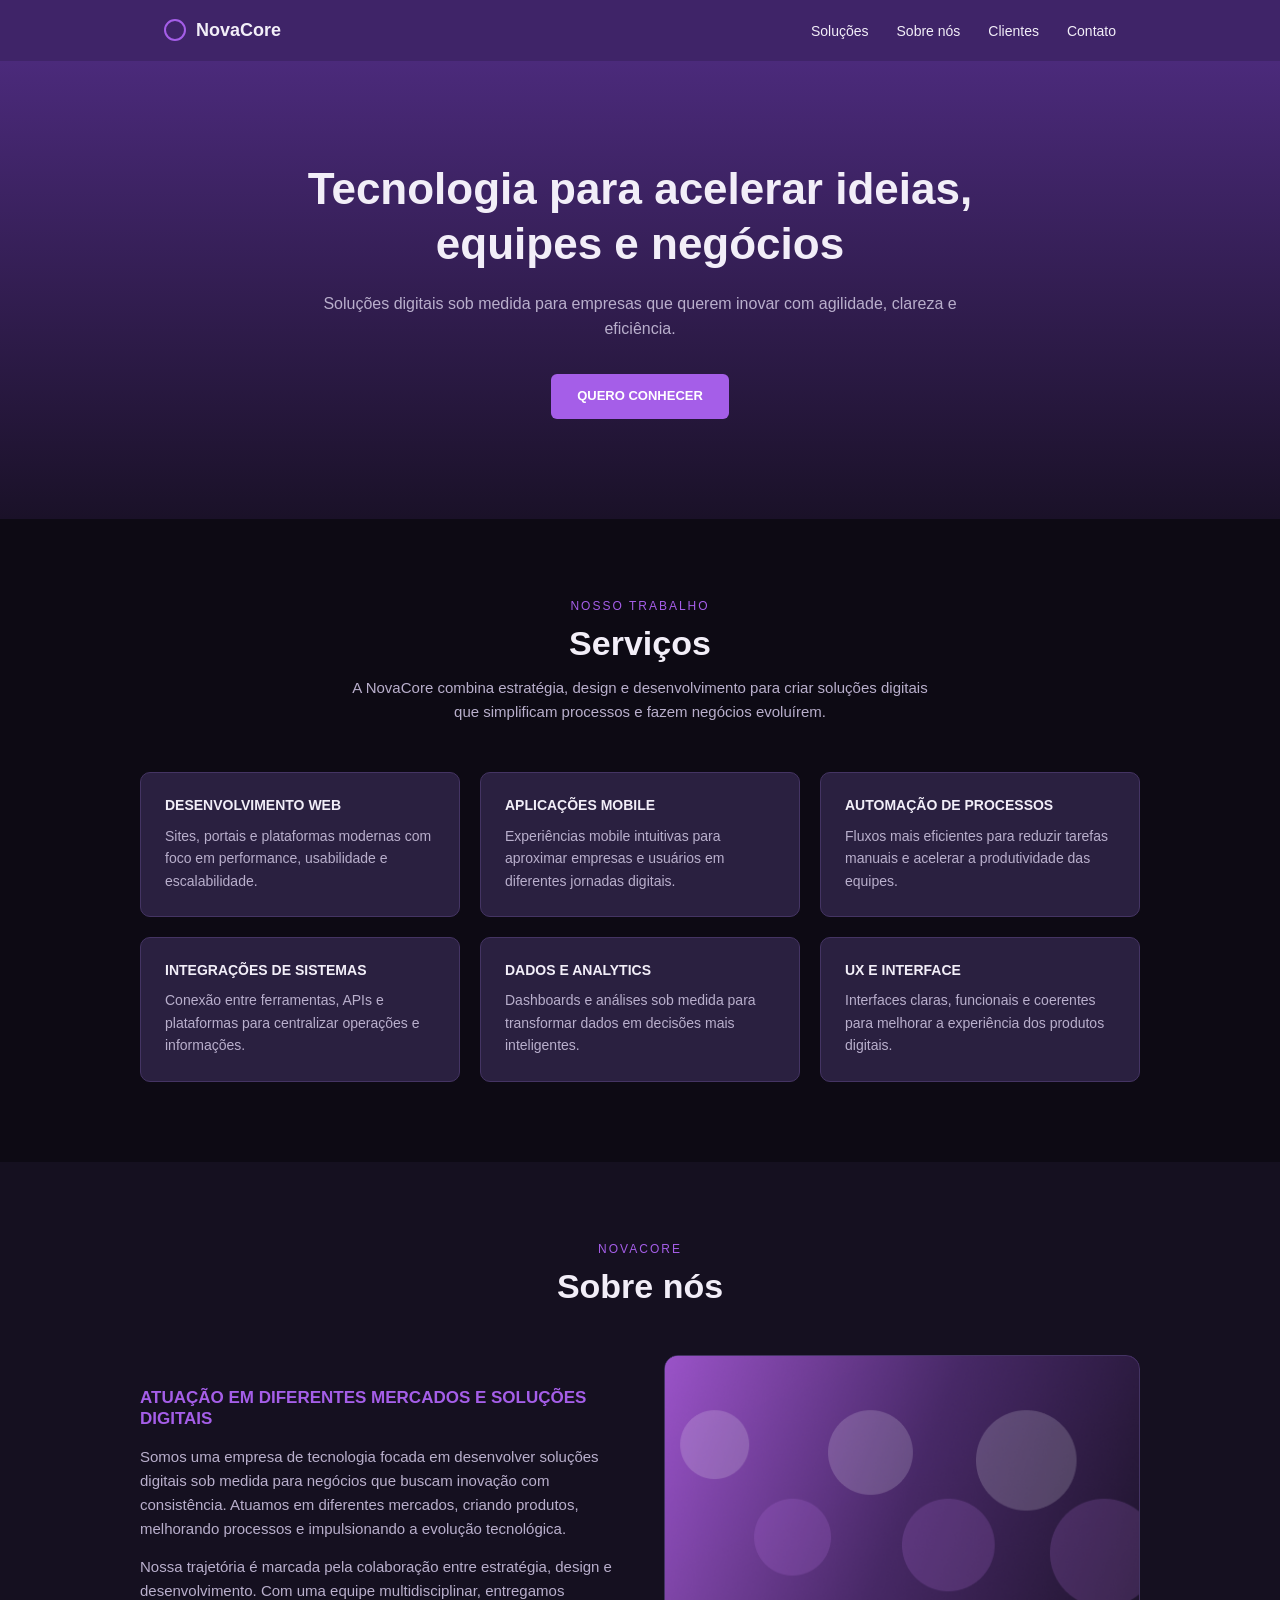
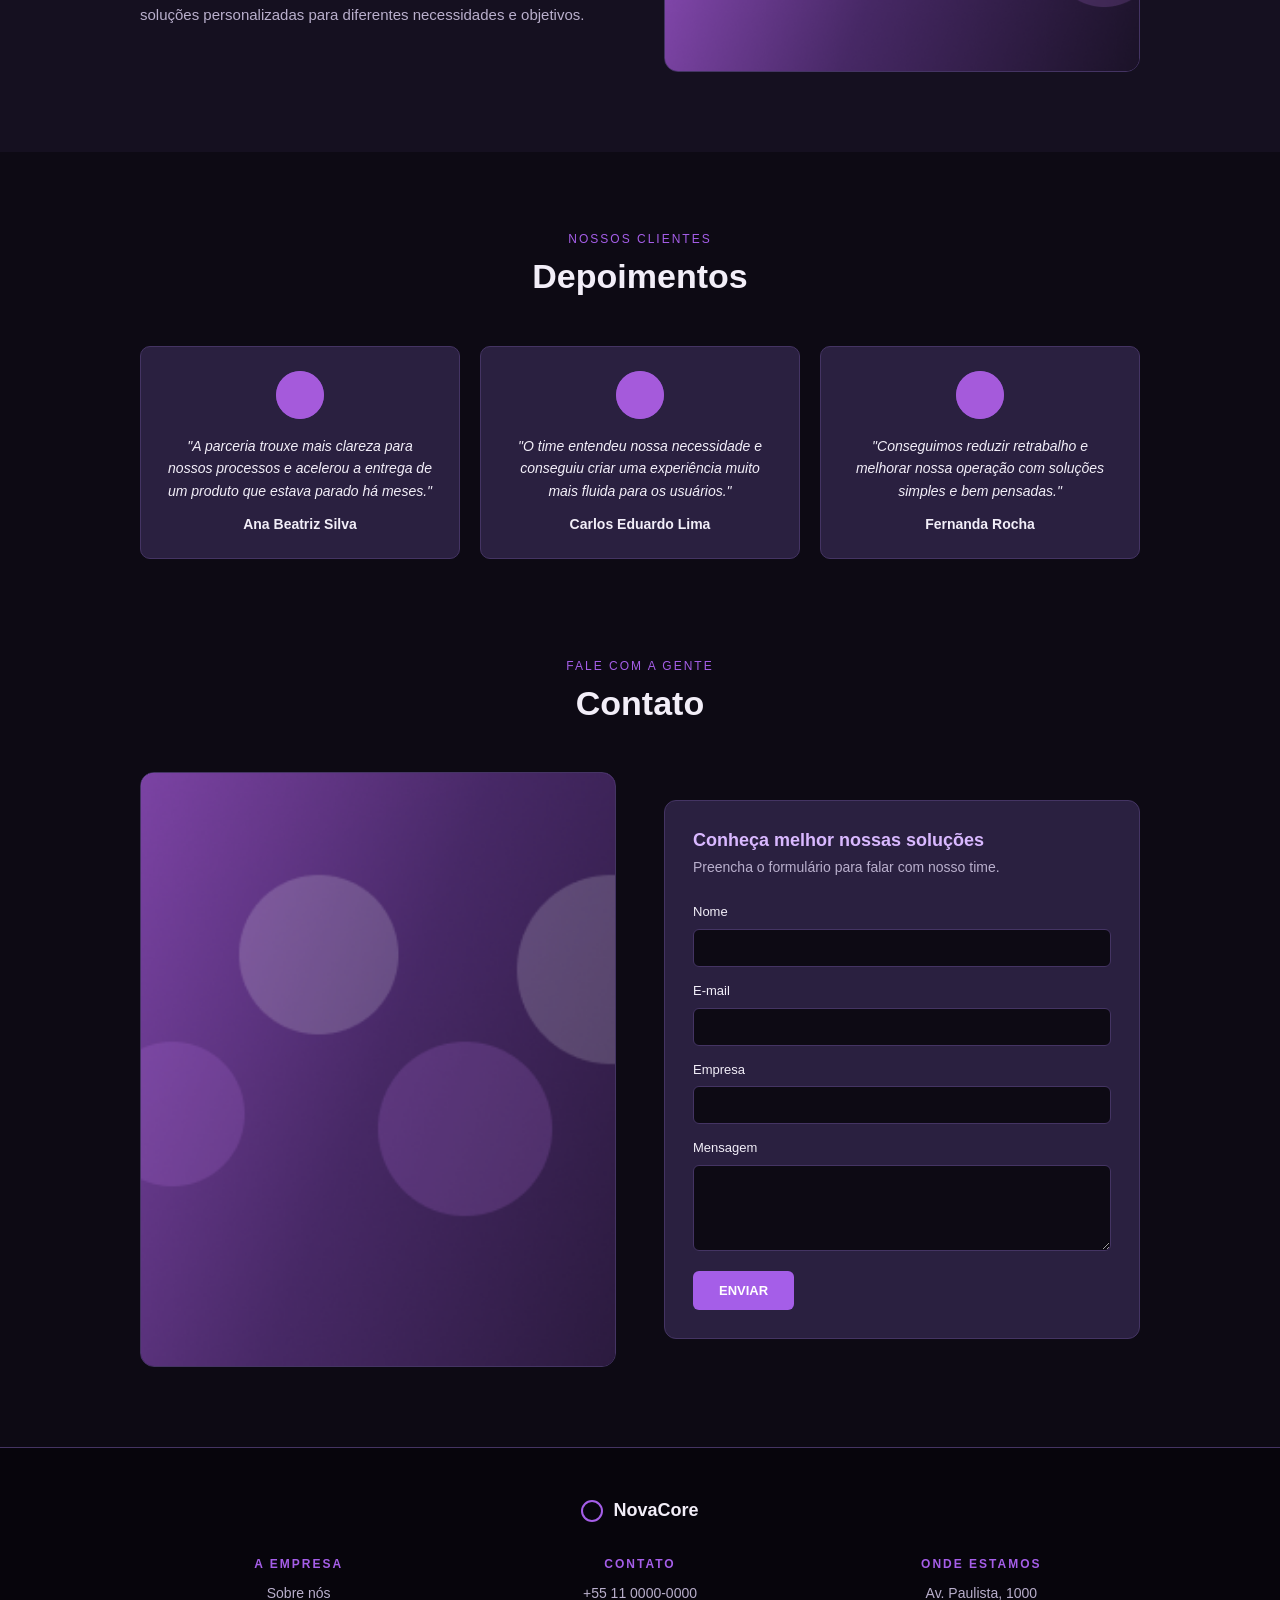
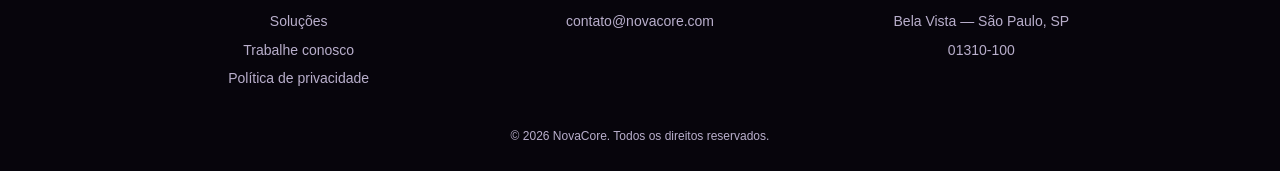
<file: exercicio1/index.html>
<!DOCTYPE html>
<html lang="pt-br">
<head>
    <meta charset="UTF-8">
    <meta name="viewport" content="width=device-width, initial-scale=1.0">
    <title>NovaCore</title>
    <link rel="stylesheet" href="style.css">
</head>
<body>

    <header class="header">
        <div class="header__container">
            <div class="logo">
                <span class="logo__icone"></span>
                NovaCore
            </div>
            <nav class="nav">
                <ul class="nav__lista">
                    <li><a href="#servicos">Soluções</a></li>
                    <li><a href="#sobre">Sobre nós</a></li>
                    <li><a href="#depoimentos">Clientes</a></li>
                    <li><a href="#contato">Contato</a></li>
                </ul>
            </nav>
        </div>
    </header>

    <main>
        <section class="comeco" id="comeco">
            <div class="comeco__container">
                <h1 class="comeco__titulo">Tecnologia para acelerar ideias, equipes e negócios</h1>
                <p class="comeco__texto">Soluções digitais sob medida para empresas que querem inovar com agilidade, clareza e eficiência.</p>
                <a href="#contato" class="botao">QUERO CONHECER</a>
            </div>
        </section>

        <section class="servicos" id="servicos">
            <div class="servicos__container-externo">

                <div class="servicos__cabecalho">
                    <h3 class="servicos__subtitulo">NOSSO TRABALHO</h3>
                    <h2 class="servicos__titulo">Serviços</h2>
                    <p class="servicos__paragrafo">A NovaCore combina estratégia, design e desenvolvimento para criar soluções digitais que simplificam processos e fazem negócios evoluírem.</p>
                </div>

                <div class="servicos__container">
                    <article class="servicos__card">
                        <h3>DESENVOLVIMENTO WEB</h3>
                        <p class="servicos__card__texto">Sites, portais e plataformas modernas com foco em performance, usabilidade e escalabilidade.</p>
                    </article>

                    <article class="servicos__card">
                        <h3>APLICAÇÕES MOBILE</h3>
                        <p class="servicos__card__texto">Experiências mobile intuitivas para aproximar empresas e usuários em diferentes jornadas digitais.</p>
                    </article>

                    <article class="servicos__card">
                        <h3>AUTOMAÇÃO DE PROCESSOS</h3>
                        <p class="servicos__card__texto">Fluxos mais eficientes para reduzir tarefas manuais e acelerar a produtividade das equipes.</p>
                    </article>

                    <article class="servicos__card">
                        <h3>INTEGRAÇÕES DE SISTEMAS</h3>
                        <p class="servicos__card__texto">Conexão entre ferramentas, APIs e plataformas para centralizar operações e informações.</p>
                    </article>

                    <article class="servicos__card">
                        <h3>DADOS E ANALYTICS</h3>
                        <p class="servicos__card__texto">Dashboards e análises sob medida para transformar dados em decisões mais inteligentes.</p>
                    </article>

                    <article class="servicos__card">
                        <h3>UX E INTERFACE</h3>
                        <p class="servicos__card__texto">Interfaces claras, funcionais e coerentes para melhorar a experiência dos produtos digitais.</p>
                    </article>
                </div>
            </div>
        </section>

        <section class="sobre" id="sobre">
            <div class="sobre__container-externo">

                <div class="sobre__cabecalho">
                    <h3 class="sobre__subtitulo">NOVACORE</h3>
                    <h2 class="sobre__titulo">Sobre nós</h2>
                </div>

                <div class="sobre__container">
                    <div class="sobre__texto-bloco">
                        <h3 class="sobre__destaque">ATUAÇÃO EM DIFERENTES MERCADOS E SOLUÇÕES DIGITAIS</h3>
                        <p class="sobre__texto">Somos uma empresa de tecnologia focada em desenvolver soluções digitais sob medida para negócios que buscam inovação com consistência. Atuamos em diferentes mercados, criando produtos, melhorando processos e impulsionando a evolução tecnológica.</p>
                        <p class="sobre__texto">Nossa trajetória é marcada pela colaboração entre estratégia, design e desenvolvimento. Com uma equipe multidisciplinar, entregamos soluções personalizadas para diferentes necessidades e objetivos.</p>
                    </div>

                    <div class="sobre__imagem">
                        <img src="./imagens/imagem1.png" alt="Ilustração roxa com círculos">
                    </div>
                </div>
            </div>
        </section>

        <section class="depoimentos" id="depoimentos">
            <div class="depoimentos__container-externo">

                <div class="depoimentos__cabecalho">
                    <h3 class="depoimentos__subtitulo">NOSSOS CLIENTES</h3>
                    <h2 class="depoimentos__titulo">Depoimentos</h2>
                </div>

                <div class="depoimentos__container">
                    <article class="depoimentos__card">
                        <img src="./imagens/imagem2.png" alt="Foto de Ana Beatriz Silva" class="depoimentos__foto">
                        <p class="depoimentos__card__texto">"A parceria trouxe mais clareza para nossos processos e acelerou a entrega de um produto que estava parado há meses."</p>
                        <h3 class="depoimentos__card__titulo">Ana Beatriz Silva</h3>
                    </article>

                    <article class="depoimentos__card">
                        <img src="./imagens/imagem2.png" alt="Foto de Carlos Eduardo Lima" class="depoimentos__foto">
                        <p class="depoimentos__card__texto">"O time entendeu nossa necessidade e conseguiu criar uma experiência muito mais fluida para os usuários."</p>
                        <h3 class="depoimentos__card__titulo">Carlos Eduardo Lima</h3>
                    </article>

                    <article class="depoimentos__card">
                        <img src="./imagens/imagem2.png" alt="Foto de Fernanda Rocha" class="depoimentos__foto">
                        <p class="depoimentos__card__texto">"Conseguimos reduzir retrabalho e melhorar nossa operação com soluções simples e bem pensadas."</p>
                        <h3 class="depoimentos__card__titulo">Fernanda Rocha</h3>
                    </article>
                </div>
            </div>
        </section>

        <section class="contato" id="contato">
            <div class="contato__container-externo">

                <div class="contato__cabecalho">
                    <h3 class="contato__subtitulo">FALE COM A GENTE</h3>
                    <h2 class="contato__titulo">Contato</h2>
                </div>

                <div class="contato__container">
                    <div class="contato__imagem">
                        <img src="./imagens/imagem1.png" alt="Ilustração roxa com círculos">
                    </div>

                    <div class="contato__card">
                        <h3 class="contato__card__titulo">Conheça melhor nossas soluções</h3>
                        <p class="contato__card__texto">Preencha o formulário para falar com nosso time.</p>

                        <form class="contato__form">
                            <label for="nome">Nome</label>
                            <input type="text" id="nome" name="nome">

                            <label for="email">E-mail</label>
                            <input type="email" id="email" name="email">

                            <label for="empresa">Empresa</label>
                            <input type="text" id="empresa" name="empresa">

                            <label for="mensagem">Mensagem</label>
                            <textarea id="mensagem" name="mensagem" rows="4"></textarea>

                            <button type="submit" class="botao">ENVIAR</button>
                        </form>
                    </div>
                </div>
            </div>
        </section>
    </main>

    <footer class="footer">
        <div class="footer__container">
            <div class="footer__logo">
                <span class="logo__icone"></span>
                NovaCore
            </div>

            <div class="footer__colunas">
                <div class="footer__coluna">
                    <h4>A EMPRESA</h4>
                    <ul>
                        <li><a href="#sobre">Sobre nós</a></li>
                        <li><a href="#servicos">Soluções</a></li>
                        <li><a href="#contato">Trabalhe conosco</a></li>
                        <li><a href="#comeco">Política de privacidade</a></li>
                    </ul>
                </div>

                <div class="footer__coluna">
                    <h4>CONTATO</h4>
                    <ul>
                        <li>+55 11 0000-0000</li>
                        <li>contato@novacore.com</li>
                    </ul>
                </div>

                <div class="footer__coluna">
                    <h4>ONDE ESTAMOS</h4>
                    <ul>
                        <li>Av. Paulista, 1000</li>
                        <li>Bela Vista — São Paulo, SP</li>
                        <li>01310-100</li>
                    </ul>
                </div>
            </div>

            <p class="footer__creditos">© 2026 NovaCore. Todos os direitos reservados.</p>
        </div>
    </footer>

</body>
</html>
</file>
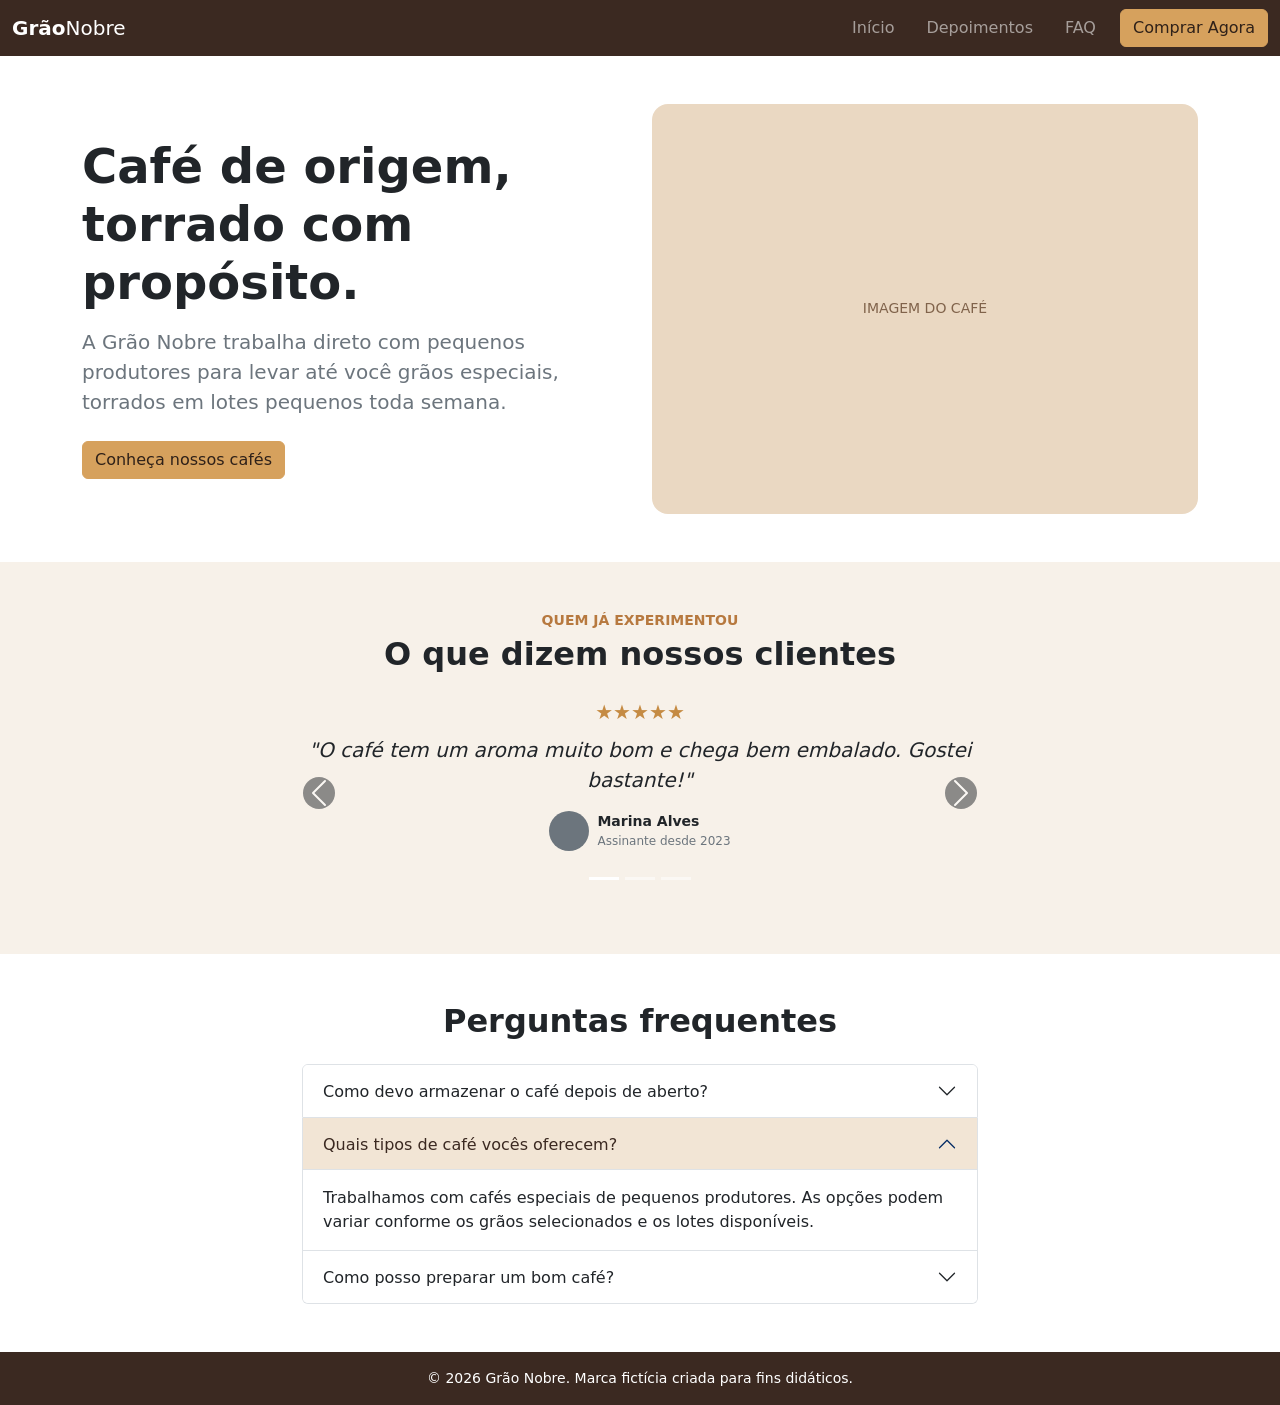
<file: exercicio2/index.html>
<!DOCTYPE html>
<html lang="pt-br">
<head>
    <meta charset="UTF-8">
    <meta name="viewport" content="width=device-width, initial-scale=1.0">
    <link href="https://cdn.jsdelivr.net/npm/bootstrap@5.3.8/dist/css/bootstrap.min.css" rel="stylesheet">
    <title>exercicio</title>
</head>
<body>

    <nav class="navbar navbar-expand-lg navbar-dark" style="background-color: #3b2921;">
        <div class="container-fluid">
            <a class="navbar-brand fw-bold" href="#">Grão<span class="fw-normal">Nobre</span></a>

            <button class="navbar-toggler" type="button" data-bs-toggle="collapse"
                data-bs-target="#navbarSupportedContent" aria-controls="navbarSupportedContent"
                aria-expanded="false" aria-label="Abrir menu">
                <span class="navbar-toggler-icon"></span>
            </button>

            <div class="collapse navbar-collapse" id="navbarSupportedContent">
                <ul class="navbar-nav ms-auto align-items-lg-center gap-3">
                    <li class="nav-item">
                        <a class="nav-link" href="#">Início</a>
                    </li>
                    <li class="nav-item">
                        <a class="nav-link" href="#depoimentos">Depoimentos</a>
                    </li>
                    <li class="nav-item">
                        <a class="nav-link" href="#faq">FAQ</a>
                    </li>
                    <li class="nav-item">
                        <a class="btn" style="background-color: #d6a15d; border-color: #d6a15d; color: #2f2119;" href="#faq">Comprar Agora</a>
                    </li>
                </ul>
            </div>
        </div>
    </nav>

    <section class="py-5">
        <div class="container">
            <div class="row align-items-center gy-4">
                <div class="col-lg-6">
                    <h1 class="display-5 fw-bold mb-3">Café de origem, torrado com propósito.</h1>
                    <p class="text-secondary fs-5">
                        A Grão Nobre trabalha direto com pequenos produtores para levar
                        até você grãos especiais, torrados em lotes pequenos toda semana.
                    </p>
                    <a href="#depoimentos" class="btn mt-2" style="background-color: #d6a15d; border-color: #d6a15d; color: #2f2119;">Conheça nossos cafés</a>
                </div>

                <div class="col-lg-6">
                    <div class="ratio ratio-4x3 rounded-4 overflow-hidden">
                        <div class="d-flex align-items-center justify-content-center text-uppercase small" style="background-color: #ead8c2; color: #80634b; min-height: 300px; width: 100%;">
                            Imagem do café
                        </div>
                    </div>
                </div>
            </div>
        </div>
    </section>

    <section class="py-5" id="depoimentos" style="background-color: #f7f1e9;">
        <div class="container text-center" style="max-width: 700px;">
            <p class="fw-semibold small text-uppercase mb-1" style="color: #b7793f;">Quem já experimentou</p>
            <h2 class="fw-bold mb-4">O que dizem nossos clientes</h2>

            <div id="carrosselDepoimentos" class="carousel slide">
                <div class="carousel-inner">

                    <div class="carousel-item active">
                        <p class="fs-5 mb-2" style="color: #c58b43;">★★★★★</p>
                        <p class="fst-italic fs-5">"O café tem um aroma muito bom e chega bem embalado. Gostei bastante!"</p>
                        <div class="d-flex align-items-center justify-content-center gap-2 mt-3">
                            <div class="bg-secondary rounded-circle" style="width: 40px; height: 40px;"></div>
                            <div class="text-start">
                                <p class="fw-semibold mb-0 small">Marina Alves</p>
                                <p class="text-secondary mb-0" style="font-size: 12px;">Assinante desde 2023</p>
                            </div>
                        </div>
                    </div>

                    <div class="carousel-item">
                        <p class="fs-5 mb-2" style="color: #c58b43;">★★★★★</p>
                        <p class="fst-italic fs-5">"Sempre descubro sabores novos a cada pacote. Dá para perceber o cuidado na escolha dos grãos."</p>
                        <div class="d-flex align-items-center justify-content-center gap-2 mt-3">
                            <div class="bg-secondary rounded-circle" style="width: 40px; height: 40px;"></div>
                            <div class="text-start">
                                <p class="fw-semibold mb-0 small">Rafael Souza</p>
                                <p class="text-secondary mb-0" style="font-size: 12px;">Assinante desde 2024</p>
                            </div>
                        </div>
                    </div>

                    <div class="carousel-item">
                        <p class="fs-5 mb-2" style="color: #c58b43;">★★★★★</p>
                        <p class="fst-italic fs-5">"Fui bem atendida e meu pedido chegou certinho. Com certeza vou comprar novamente."</p>
                        <div class="d-flex align-items-center justify-content-center gap-2 mt-3">
                            <div class="bg-secondary rounded-circle" style="width: 40px; height: 40px;"></div>
                            <div class="text-start">
                                <p class="fw-semibold mb-0 small">Juliana Prado</p>
                                <p class="text-secondary mb-0" style="font-size: 12px;">Assinante desde 2022</p>
                            </div>
                        </div>
                    </div>

                </div>

                <button class="carousel-control-prev" type="button" data-bs-target="#carrosselDepoimentos"
                    data-bs-slide="prev" style="width: 5%;">
                    <span class="carousel-control-prev-icon bg-dark rounded-circle p-2" aria-hidden="true"></span>
                </button>
                <button class="carousel-control-next" type="button" data-bs-target="#carrosselDepoimentos"
                    data-bs-slide="next" style="width: 5%;">
                    <span class="carousel-control-next-icon bg-dark rounded-circle p-2" aria-hidden="true"></span>
                </button>

                <div class="carousel-indicators position-relative mt-3">
                    <button type="button" data-bs-target="#carrosselDepoimentos" data-bs-slide-to="0"
                        class="active" aria-current="true" aria-label="Depoimento 1"></button>
                    <button type="button" data-bs-target="#carrosselDepoimentos" data-bs-slide-to="1"
                        aria-label="Depoimento 2"></button>
                    <button type="button" data-bs-target="#carrosselDepoimentos" data-bs-slide-to="2"
                        aria-label="Depoimento 3"></button>
                </div>
            </div>
        </div>
    </section>

    <section class="py-5" id="faq">
        <div class="container" style="max-width: 700px;">
            <h2 class="fw-bold text-center mb-4">Perguntas frequentes</h2>

            <div class="accordion" id="acordeaoFaq">
                <div class="accordion-item">
                    <h2 class="accordion-header">
                        <button class="accordion-button collapsed" type="button" data-bs-toggle="collapse"
                            data-bs-target="#faq1">
                            Como devo armazenar o café depois de aberto?
                        </button>
                    </h2>
                    <div id="faq1" class="accordion-collapse collapse" data-bs-parent="#acordeaoFaq">
                        <div class="accordion-body">
                            Guarde o café em uma embalagem bem fechada, em um local seco e longe da luz e do calor
                            para ajudar a preservar o aroma e o sabor.
                        </div>
                    </div>
                </div>

                <div class="accordion-item">
                    <h2 class="accordion-header">
                        <button class="accordion-button" style="background-color: #f2e5d5; color: #3b2921;" type="button" data-bs-toggle="collapse"
                            data-bs-target="#faq2">
                            Quais tipos de café vocês oferecem?
                        </button>
                    </h2>
                    <div id="faq2" class="accordion-collapse collapse show" data-bs-parent="#acordeaoFaq">
                        <div class="accordion-body">
                            Trabalhamos com cafés especiais de pequenos produtores. As opções podem variar conforme
                            os grãos selecionados e os lotes disponíveis.
                        </div>
                    </div>
                </div>

                <div class="accordion-item">
                    <h2 class="accordion-header">
                        <button class="accordion-button collapsed" type="button" data-bs-toggle="collapse"
                            data-bs-target="#faq3">
                            Como posso preparar um bom café?
                        </button>
                    </h2>
                    <div id="faq3" class="accordion-collapse collapse" data-bs-parent="#acordeaoFaq">
                        <div class="accordion-body">
                            Use água filtrada e escolha a moagem adequada ao seu método de preparo. Ajuste a
                            quantidade de café e água ao seu gosto para encontrar o sabor ideal para você.
                        </div>
                    </div>
                </div>
            </div>
        </div>
    </section>

    <footer class="text-white text-center py-3" style="background-color: #3b2921;">
        <p class="mb-0 small">© 2026 Grão Nobre. Marca fictícia criada para fins didáticos.</p>
    </footer>

    <script src="https://cdn.jsdelivr.net/npm/bootstrap@5.3.8/dist/js/bootstrap.bundle.min.js"></script>
</body>
</html>
</file>
<file: exercicio1/style.css>
* {
    margin: 0;
    padding: 0;
    box-sizing: border-box;
}

ul {
    list-style: none;
}

a {
    text-decoration: none;
    color: inherit;
}

img {
    width: 100%;
    display: block;
    object-fit: cover;
}

button {
    font-family: inherit;
    border: none;
    cursor: pointer;
}

input,
textarea {
    font-family: inherit;
    width: 100%;
}

:root {
    --bg-preto: #0d0a14;
    --bg-roxo-escuro: #151020;
    --bg-card: #2a2040;
    --roxo: #a55ee8;
    --roxo-hover: #8a3fd1;
    --roxo-claro: #d9b8ff;
    --branco: #f2eef8;
    --texto-secundario: #b9afcc;
    --borda: #443463;

    --fonte: 'Segoe UI', Arial, sans-serif;
    --container: 1000px;
}

body {
    font-family: var(--fonte);
    background-color: var(--bg-preto);
    color: var(--branco);
    line-height: 1.6;
}

h1, h2, h3, h4 {
    font-weight: 700;
    line-height: 1.25;
}

/* ---------- Header ---------- */
.header {
    background-color: #3f2468;
    position: sticky;
    top: 0;
    width: 100%;
    z-index: 100;
}

.header__container {
    max-width: var(--container);
    margin: 0 auto;
    padding: 16px 24px;
    display: flex;
    align-items: center;
    justify-content: space-between;
}

.logo {
    display: flex;
    align-items: center;
    gap: 10px;
    font-weight: 700;
    font-size: 18px;
}

.logo__icone {
    width: 22px;
    height: 22px;
    border-radius: 50%;
    border: 2px solid var(--roxo);
}

.nav__lista {
    display: flex;
    gap: 28px;
}

.nav__lista a {
    font-size: 14px;
    transition: color 0.3s ease;
}

.nav__lista a:hover {
    color: var(--roxo-claro);
}

/* ---------- Começo ---------- */
.comeco {
    background: linear-gradient(180deg, #4b2a7b, #1a1128);
    padding: 100px 24px;
    text-align: center;
}

.comeco__container {
    max-width: 700px;
    margin: 0 auto;
}

.comeco__titulo {
    font-size: 44px;
    margin-bottom: 20px;
}

.comeco__texto {
    color: var(--texto-secundario);
    margin-bottom: 32px;
}

.botao {
    display: inline-block;
    background-color: var(--roxo);
    color: #fff;
    padding: 12px 26px;
    border-radius: 6px;
    font-size: 13px;
    font-weight: 700;
    transition: background-color 0.3s ease;
}

.botao:hover {
    background-color: var(--roxo-hover);
}

/* ---------- Cabeçalhos das seções ---------- */
.servicos__cabecalho,
.sobre__cabecalho,
.depoimentos__cabecalho,
.contato__cabecalho {
    text-align: center;
    max-width: 600px;
    margin: 0 auto 48px;
}

.servicos__subtitulo,
.sobre__subtitulo,
.depoimentos__subtitulo,
.contato__subtitulo {
    color: var(--roxo);
    font-size: 12px;
    font-weight: 400;
    letter-spacing: 2px;
    margin-bottom: 8px;
}

.servicos__titulo,
.sobre__titulo,
.depoimentos__titulo,
.contato__titulo {
    font-size: 34px;
    margin-bottom: 12px;
}

.servicos__paragrafo {
    color: var(--texto-secundario);
    font-size: 15px;
}

/* ---------- Serviços ---------- */
.servicos,
.sobre,
.depoimentos,
.contato {
    padding: 80px 24px;
}

.servicos__container-externo,
.sobre__container-externo,
.depoimentos__container-externo,
.contato__container-externo {
    max-width: var(--container);
    margin: 0 auto;
}

.servicos__container,
.depoimentos__container {
    display: grid;
    grid-template-columns: repeat(3, 1fr);
    gap: 20px;
}

.servicos__card,
.depoimentos__card {
    background-color: var(--bg-card);
    border: 1px solid var(--borda);
    border-radius: 10px;
    padding: 24px;
    transition: border-color 0.3s ease;
}

.servicos__card:hover,
.depoimentos__card:hover {
    border-color: var(--roxo);
}

.servicos__card h3 {
    font-size: 14px;
    margin-bottom: 10px;
}

.servicos__card__texto {
    font-size: 14px;
    color: var(--texto-secundario);
}

/* ---------- Sobre ---------- */
.sobre {
    background-color: var(--bg-roxo-escuro);
}

.sobre__container,
.contato__container {
    display: grid;
    grid-template-columns: 1fr 1fr;
    gap: 48px;
    align-items: center;
}

.sobre__destaque {
    color: var(--roxo);
    font-size: 17px;
    margin-bottom: 16px;
}

.sobre__texto {
    color: var(--texto-secundario);
    font-size: 15px;
    margin-bottom: 14px;
}

.sobre__imagem img,
.contato__imagem img {
    border-radius: 14px;
    background: linear-gradient(160deg, #9b59dd, #2a1647 70%, #120c1e);
    border: 1px solid var(--borda);
    aspect-ratio: 3 / 2;
}

/* ---------- Depoimentos ---------- */
.depoimentos__card {
    text-align: center;
}

.depoimentos__foto {
    width: 48px;
    height: 48px;
    border-radius: 50%;
    background-color: var(--roxo);
    margin: 0 auto 16px;
}

.depoimentos__card__texto {
    font-size: 14px;
    font-style: italic;
    margin-bottom: 14px;
}

.depoimentos__card__titulo {
    font-size: 14px;
}

/* ---------- Contato ---------- */
.contato {
    padding-top: 20px;
}

.contato__imagem img {
    aspect-ratio: 4 / 5;
}

.contato__card {
    background-color: var(--bg-card);
    border: 1px solid var(--borda);
    border-radius: 12px;
    padding: 28px;
}

.contato__card__titulo {
    color: var(--roxo-claro);
    font-size: 18px;
    margin-bottom: 4px;
}

.contato__card__texto {
    color: var(--texto-secundario);
    font-size: 14px;
    margin-bottom: 16px;
}

.contato__form {
    display: grid;
    gap: 6px;
}

.contato__form label {
    font-size: 13px;
    margin-top: 8px;
}

.contato__form input,
.contato__form textarea {
    background-color: var(--bg-preto);
    border: 1px solid var(--borda);
    border-radius: 6px;
    padding: 10px 12px;
    color: var(--branco);
    font-size: 14px;
}

.contato__form input:focus,
.contato__form textarea:focus {
    outline: none;
    border-color: var(--roxo);
}

.contato__form .botao {
    margin-top: 14px;
    justify-self: start;
}

/* ---------- Footer ---------- */
.footer {
    background-color: #07050c;
    border-top: 1px solid var(--borda);
    padding: 48px 24px 24px;
}

.footer__container {
    max-width: var(--container);
    margin: 0 auto;
}

.footer__logo {
    display: flex;
    align-items: center;
    justify-content: center;
    gap: 10px;
    font-weight: 700;
    font-size: 18px;
    margin-bottom: 32px;
}

.footer__colunas {
    display: grid;
    grid-template-columns: repeat(3, 1fr);
    gap: 24px;
    text-align: center;
}

.footer__coluna h4 {
    color: var(--roxo);
    font-size: 12px;
    letter-spacing: 2px;
    margin-bottom: 10px;
}

.footer__coluna li {
    font-size: 14px;
    color: var(--texto-secundario);
    margin-bottom: 6px;
}

.footer__coluna a:hover {
    color: var(--branco);
}

.footer__creditos {
    margin-top: 32px;
    font-size: 12px;
    color: var(--texto-secundario);
    text-align: center;
}

/* ---------- Responsivo ---------- */
@media (max-width: 1024px) {
    .servicos__container {
        grid-template-columns: repeat(2, 1fr);
    }

    .depoimentos__container {
        grid-template-columns: 1fr;
    }
}

@media (max-width: 700px) {
    .header__container {
        flex-direction: column;
        gap: 10px;
    }

    .nav__lista {
        gap: 16px;
    }

    .comeco {
        padding: 70px 24px;
    }

    .comeco__titulo {
        font-size: 30px;
    }

    .servicos__container,
    .sobre__container,
    .contato__container,
    .footer__colunas {
        grid-template-columns: 1fr;
    }

    .contato__imagem img {
        aspect-ratio: 3 / 2;
    }
}
</file>
